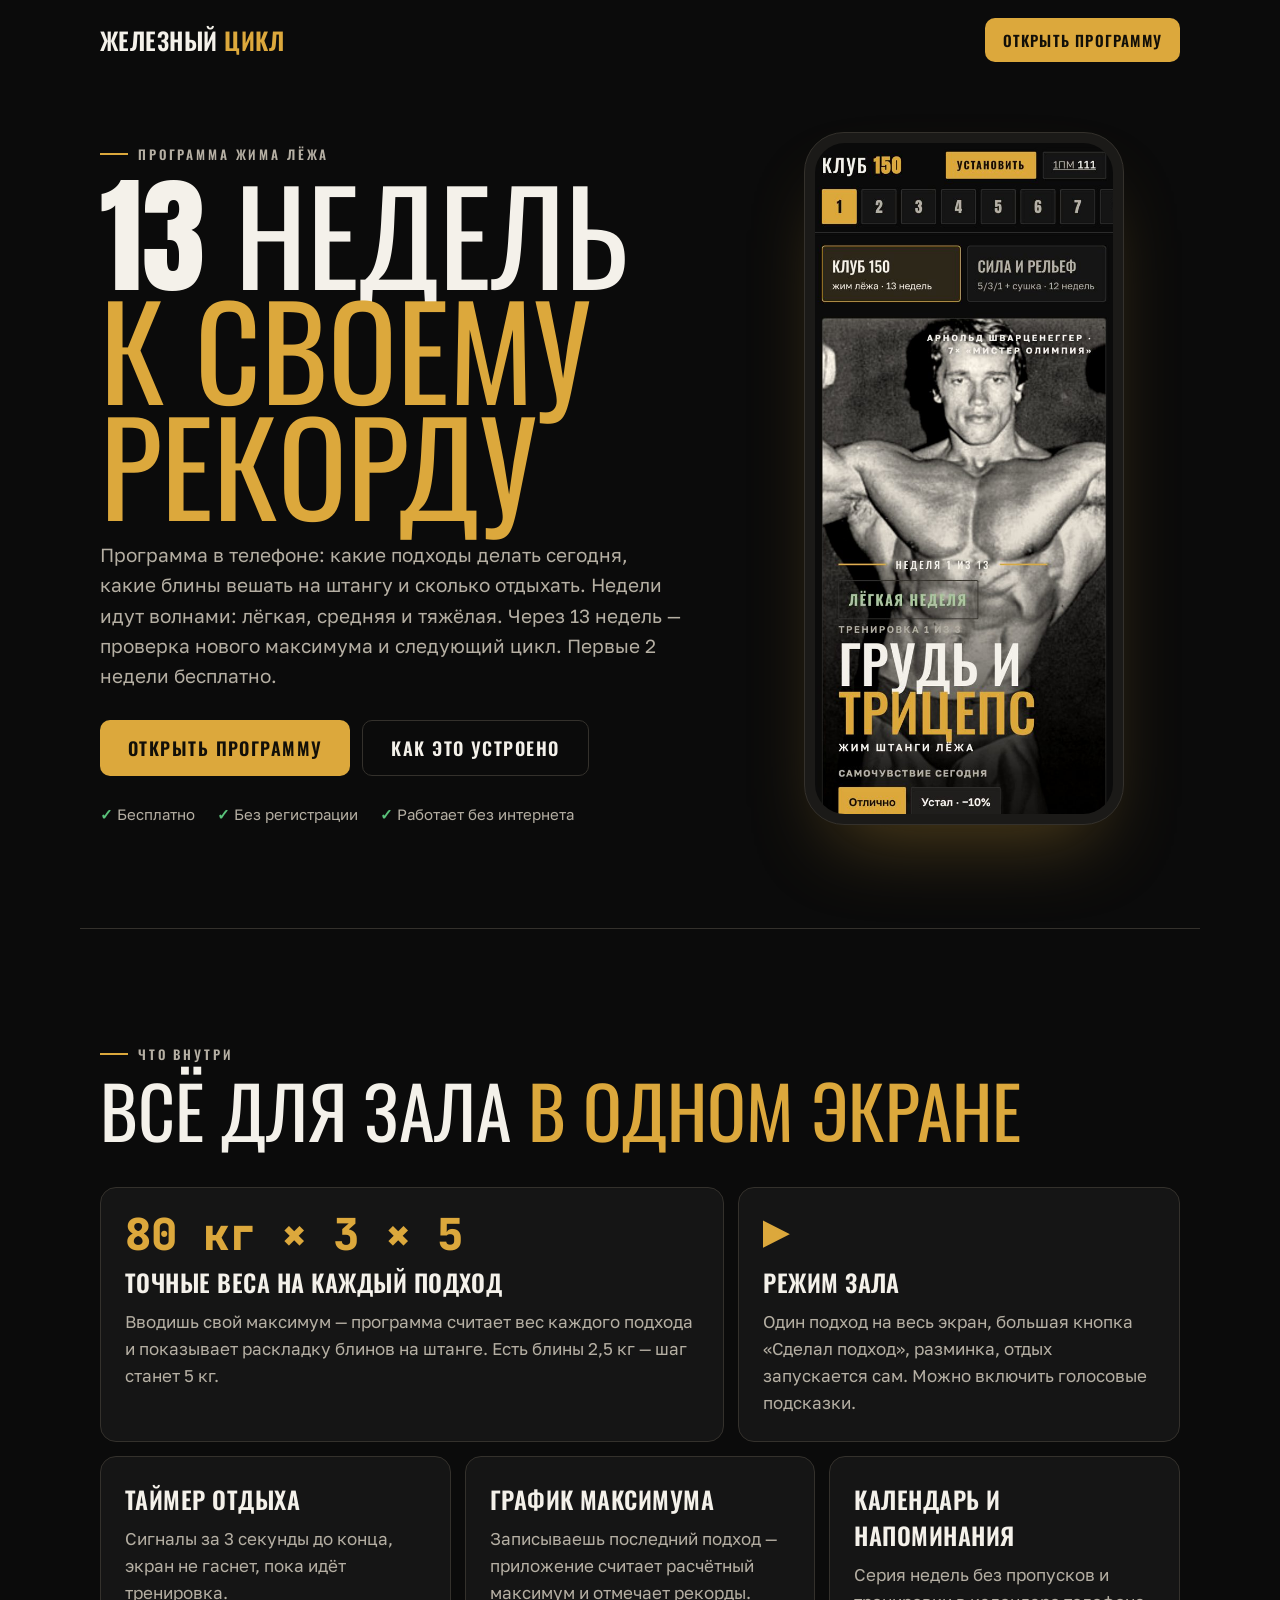
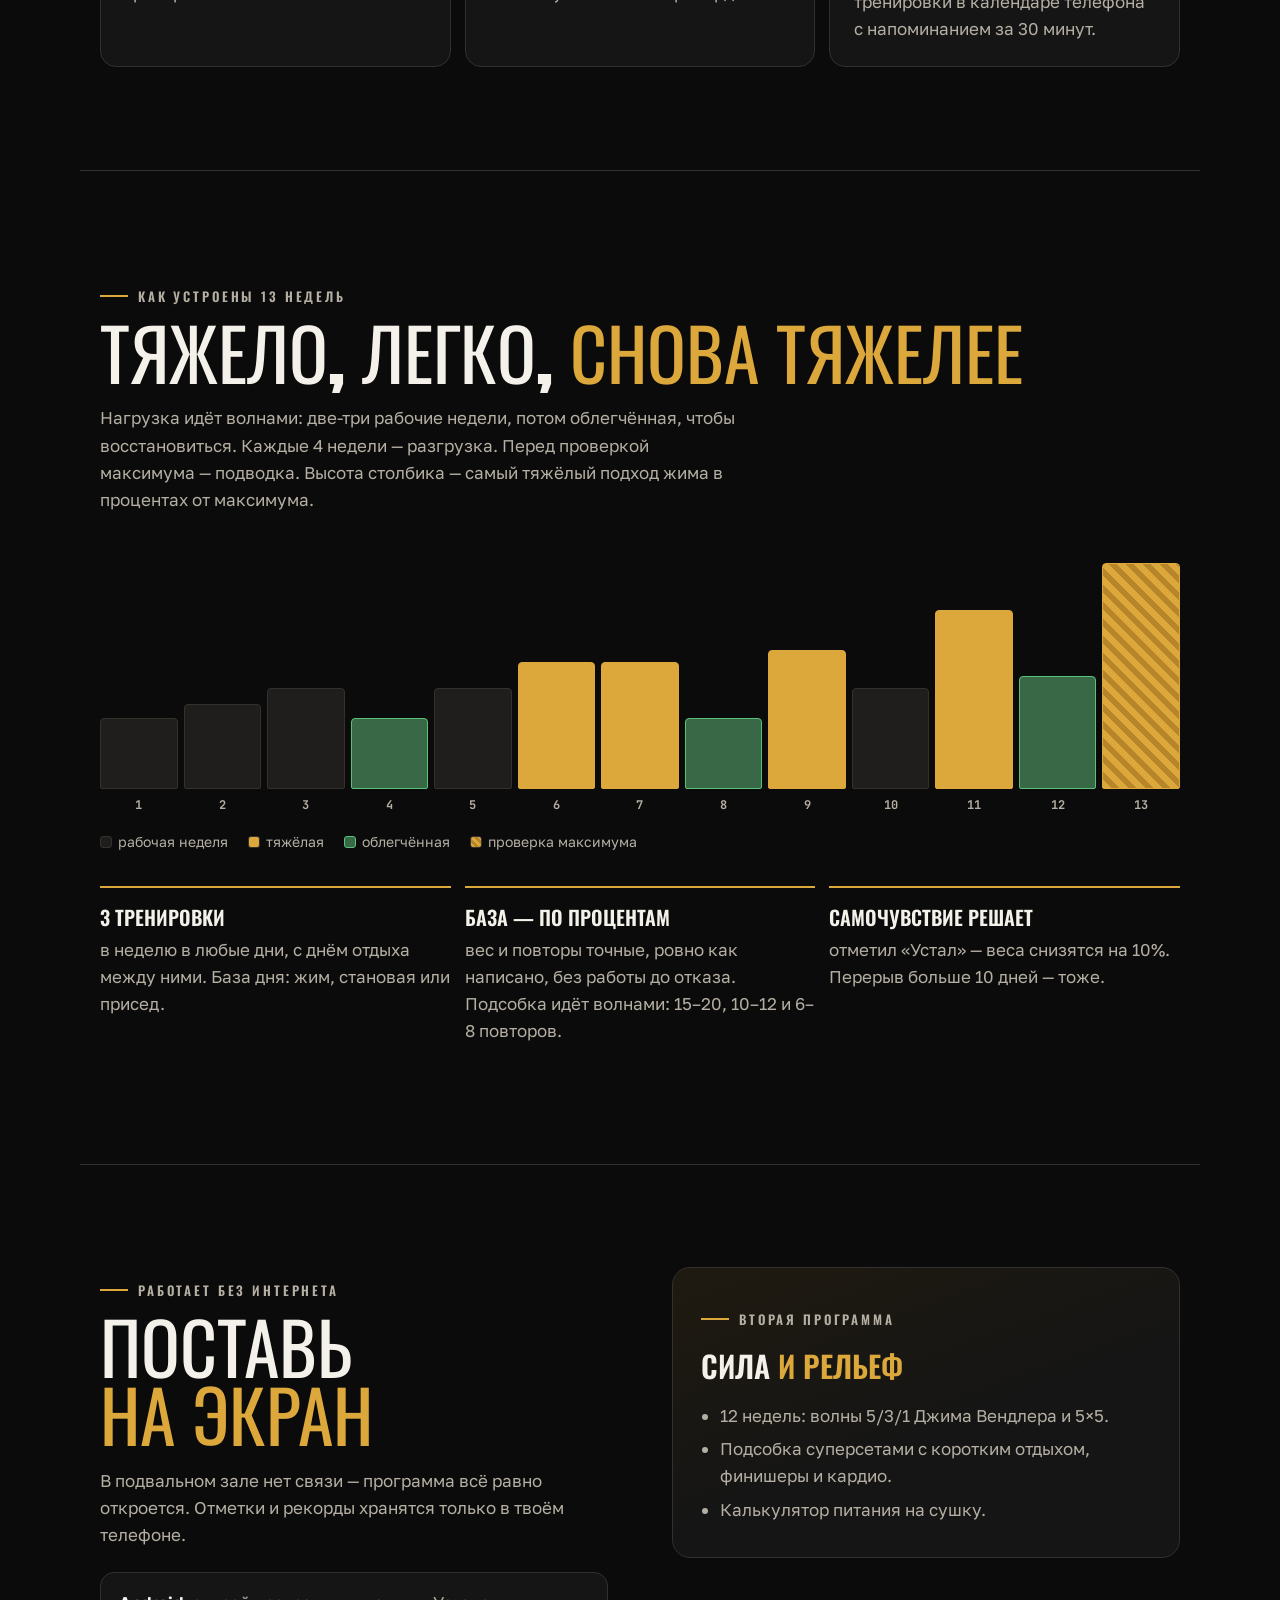
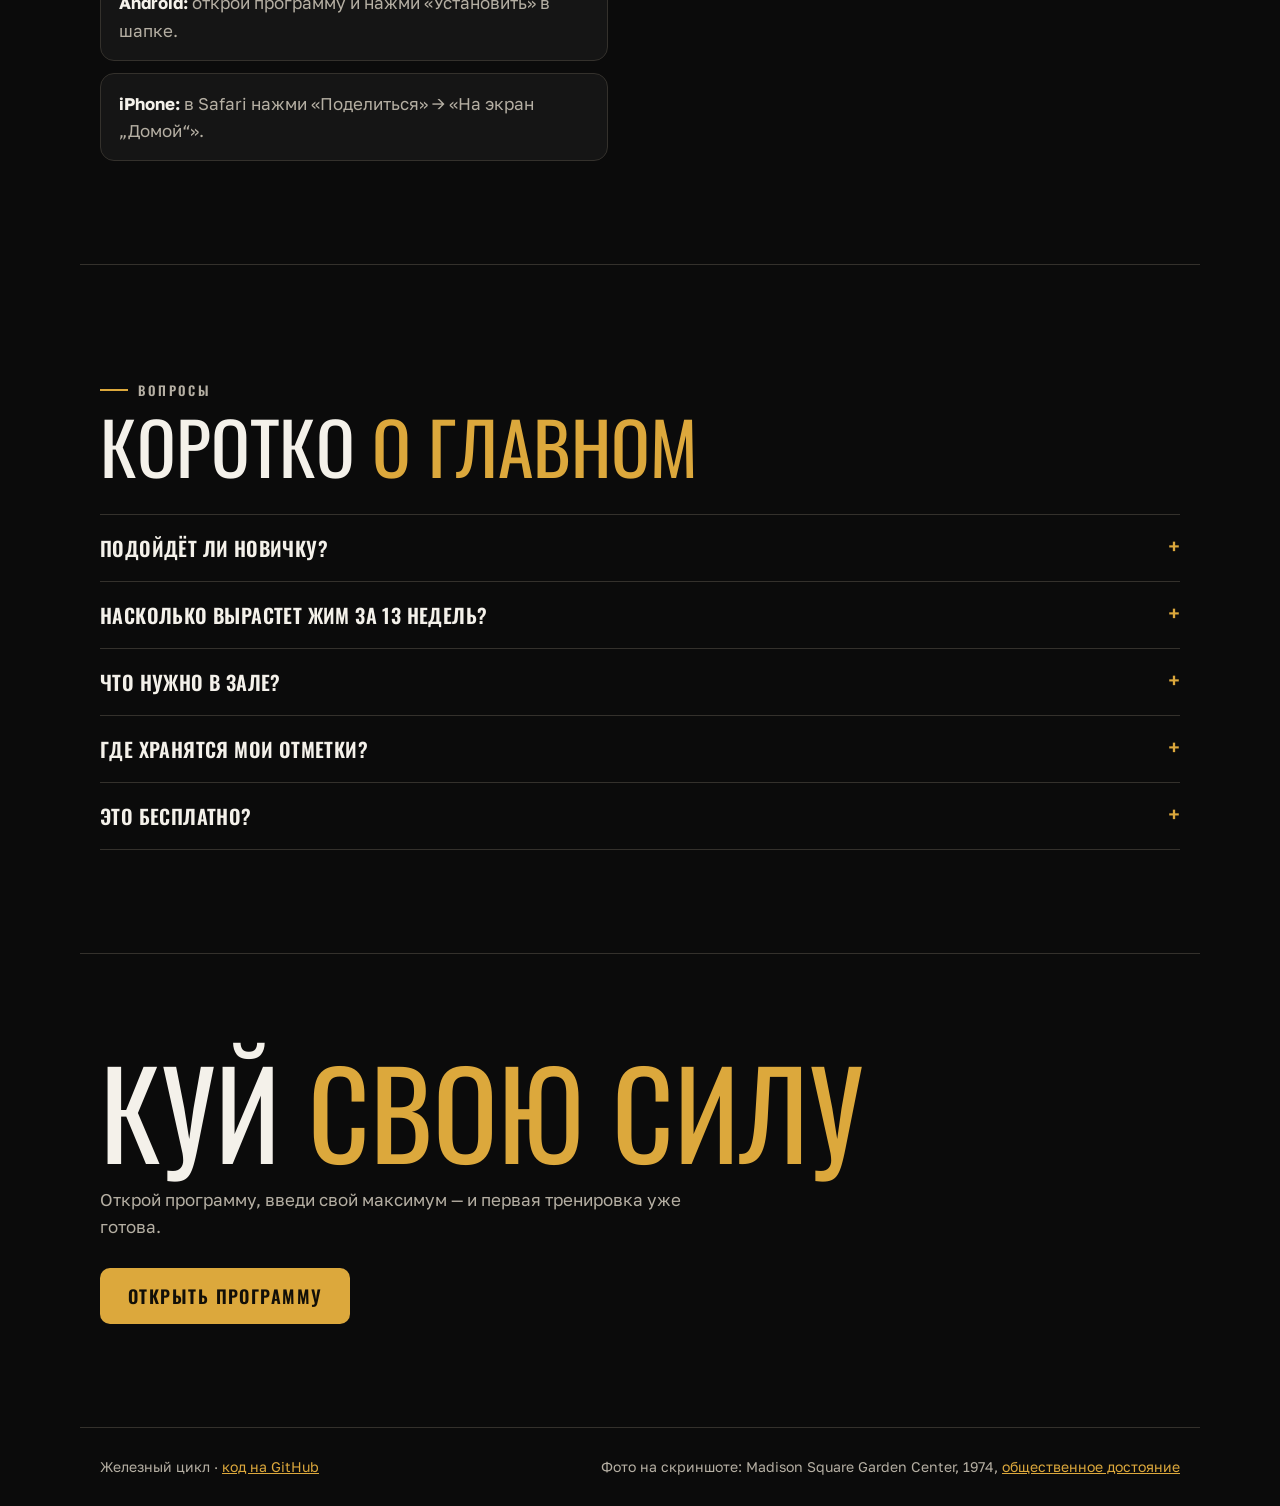
<file: about.html>
<!doctype html>
<html lang="ru">
<head>
<meta charset="utf-8">
<meta name="viewport" content="width=device-width, initial-scale=1, viewport-fit=cover">
<title>Железный цикл — программа силы на 13 недель</title>
<meta name="description" content="Программа силы на 13 недель в телефоне: точные веса на каждый подход, блины на штанге, режим зала, таймер отдыха и график максимума. Первые 2 недели бесплатно, работает без интернета.">
<meta name="theme-color" content="#0b0b0b">
<meta property="og:type" content="website">
<meta property="og:title" content="Железный цикл — программа силы на 13 недель">
<meta property="og:description" content="Точные веса на каждый подход, режим зала, таймер отдыха и график максимума. Первые 2 недели бесплатно, без регистрации, работает офлайн.">
<meta property="og:url" content="https://glanass1204-web.github.io/iron-cycle/about.html">
<meta property="og:image" content="https://glanass1204-web.github.io/iron-cycle/docs/screenshot.jpg">
<meta name="twitter:card" content="summary_large_image">
<link rel="icon" type="image/png" sizes="192x192" href="icon-192.png">
<link rel="apple-touch-icon" href="icon-180.png">
<link rel="preconnect" href="https://fonts.googleapis.com">
<link rel="preconnect" href="https://fonts.gstatic.com" crossorigin>
<link rel="stylesheet" href="https://fonts.googleapis.com/css2?family=Anton&family=Oswald:wght@500;600;700&family=Golos+Text:wght@400;500;600&family=JetBrains+Mono:wght@700;800&display=swap">
<style>
/* Tokens from DESIGN.md: dark gym poster, gold accent, Anton/Oswald headings, Golos body. */
:root {
  --bg: #0b0b0b; --surface: #151515; --raised: #1f1e1c; --line: #34312c;
  --fg: #f4f1ea; --muted: #b5afa3; --accent: #dca83c; --on-accent: #120f08; --good: #59c27a;
  --poster: "Anton", "Oswald", Impact, sans-serif; --display: "Oswald", "Arial Narrow", Impact, sans-serif;
  --body: "Golos Text", "Segoe UI", Roboto, Arial, sans-serif; --mono: "JetBrains Mono", ui-monospace, Menlo, monospace;
  --r: 10px; --ease-out: cubic-bezier(.16, 1, .3, 1);
  color-scheme: dark;
}
* { box-sizing: border-box; }
html { scroll-behavior: smooth; }
body { margin: 0; background: var(--bg); color: var(--fg); font: 17px/1.6 var(--body); -webkit-font-smoothing: antialiased; }
a { color: var(--accent); }
:focus-visible { outline: 2px solid var(--accent); outline-offset: 3px; border-radius: 4px; }
.skip { position: absolute; left: -999px; } .skip:focus { left: 16px; top: 12px; z-index: 5; background: var(--bg); padding: 8px 12px; }
.wrap { max-width: 1120px; margin: 0 auto; padding-left: max(20px, env(safe-area-inset-left, 0px)); padding-right: max(20px, env(safe-area-inset-right, 0px)); }
section { padding-block: clamp(56px, 8vw, 112px); border-top: 1px solid var(--line); }
h1, h2, h3 { margin: 0; text-wrap: balance; }
h2 { font-family: var(--poster); font-weight: 400; font-size: clamp(40px, 7vw, 72px); line-height: .95; text-transform: uppercase; }
h2 span, h1 span { color: var(--accent); }
.eyebrow { font: 600 13px var(--display); letter-spacing: .22em; text-transform: uppercase; color: var(--muted); margin-bottom: 14px; display: flex; align-items: center; gap: 10px; }
.eyebrow::before { content: ""; width: 28px; height: 2px; background: var(--accent); }
.lead { color: var(--muted); max-width: 58ch; margin: 16px 0 0; }
.btn { display: inline-flex; align-items: center; justify-content: center; min-height: 56px; padding: 0 28px; border-radius: var(--r); background: var(--accent); color: var(--on-accent); font: 600 18px var(--display); letter-spacing: .08em; text-transform: uppercase; text-decoration: none; transition: transform 100ms var(--ease-out), background-color 150ms var(--ease-out); }
.btn:hover { background: #e8b84f; } .btn:active { transform: scale(.98); }
.btn.ghost { background: transparent; color: var(--fg); border: 1px solid var(--line); }
.btn.ghost:hover { border-color: var(--accent); }

/* nav */
.top { display: flex; justify-content: space-between; align-items: center; gap: 16px; padding-block: calc(env(safe-area-inset-top, 0px) + 18px) 18px; }
.logo { font: 600 24px var(--display); text-transform: uppercase; color: var(--fg); text-decoration: none; letter-spacing: .02em; }
.logo span { color: var(--accent); }
.top .btn { min-height: 44px; padding: 0 18px; font-size: 15px; }

/* hero */
.hero { border-top: 0; padding-top: clamp(24px, 4vw, 56px); display: grid; grid-template-columns: 1.15fr .85fr; gap: clamp(32px, 5vw, 72px); align-items: center; }
.hero h1 { font-family: var(--poster); font-weight: 400; font-size: clamp(56px, 10vw, 128px); line-height: .9; text-transform: uppercase; }
.hero .lead { font-size: 19px; }
.cta { display: flex; flex-wrap: wrap; gap: 12px; margin-top: 28px; }
.facts { display: flex; flex-wrap: wrap; gap: 8px 22px; margin: 26px 0 0; padding: 0; list-style: none; color: var(--muted); font-size: 15px; }
.facts li::before { content: "✓ "; color: var(--good); font-weight: 700; }
.phone { justify-self: center; width: min(320px, 78vw); aspect-ratio: 585 / 1266; border-radius: 40px; padding: 10px; background: #1b1a18; border: 1px solid var(--line); box-shadow: 0 40px 80px -30px rgba(220, 168, 60, .35); animation: rise 300ms var(--ease-out) both; }
.phone img { width: 100%; height: 100%; object-fit: cover; border-radius: 30px; display: block; }
@keyframes rise { from { opacity: 0; transform: translateY(12px); } to { opacity: 1; transform: none; } }

/* features */
.feat { display: grid; grid-template-columns: repeat(12, 1fr); gap: 14px; margin-top: 40px; }
.feat article { background: var(--surface); border: 1px solid var(--line); border-radius: 16px; padding: 24px; display: grid; gap: 8px; align-content: start; }
.feat article:nth-child(1) { grid-column: span 7; } .feat article:nth-child(2) { grid-column: span 5; }
.feat article:nth-child(3), .feat article:nth-child(4), .feat article:nth-child(5) { grid-column: span 4; }
.feat h3 { font: 600 24px var(--display); text-transform: uppercase; letter-spacing: .02em; }
.feat p { margin: 0; color: var(--muted); }
.feat .num { font: 800 44px/1 var(--mono); color: var(--accent); }

/* weeks chart */
.weeks { margin-top: 40px; display: grid; grid-template-columns: repeat(13, 1fr); gap: 6px; align-items: end; height: 260px; }
.wk { display: grid; grid-template-rows: 1fr auto; gap: 8px; height: 100%; text-align: center; }
.wk i { align-self: end; display: block; height: var(--h); border-radius: 4px 4px 2px 2px; background: var(--raised); border: 1px solid var(--line); }
.wk.heavy i { background: var(--accent); border-color: var(--accent); }
.wk.deload i { background: color-mix(in srgb, var(--good) 45%, var(--raised)); border-color: var(--good); }
.wk.test i { background: repeating-linear-gradient(45deg, var(--accent) 0 6px, #b8862a 6px 12px); border-color: var(--accent); }
.wk span { font: 700 12px var(--mono); color: var(--muted); }
.legend { display: flex; flex-wrap: wrap; gap: 8px 20px; margin-top: 18px; font-size: 14px; color: var(--muted); }
.legend b { display: inline-block; width: 12px; height: 12px; border-radius: 3px; margin-right: 6px; vertical-align: -1px; background: var(--raised); border: 1px solid var(--line); }
.legend .h { background: var(--accent); } .legend .d { background: color-mix(in srgb, var(--good) 45%, var(--raised)); border-color: var(--good); }
.legend .t { background: repeating-linear-gradient(45deg, var(--accent) 0 3px, #b8862a 3px 6px); }
.steps { display: grid; grid-template-columns: repeat(3, 1fr); gap: 14px; margin-top: 32px; padding: 0; list-style: none; counter-reset: s; }
.steps li { border-top: 2px solid var(--accent); padding-top: 14px; color: var(--muted); }
.steps li b { display: block; color: var(--fg); font: 600 20px var(--display); text-transform: uppercase; margin-bottom: 4px; }

/* split */
.split { display: grid; grid-template-columns: 1fr 1fr; gap: clamp(28px, 5vw, 64px); align-items: start; }
.install { display: grid; gap: 12px; margin: 24px 0 0; padding: 0; list-style: none; }
.install li { background: var(--surface); border: 1px solid var(--line); border-radius: 14px; padding: 16px 18px; color: var(--muted); }
.install b { color: var(--fg); }
.sr { background: linear-gradient(160deg, #1f1a10, var(--surface) 55%); border: 1px solid var(--line); border-radius: 18px; padding: 28px; }
.sr h3 { font: 600 30px var(--display); text-transform: uppercase; } .sr h3 span { color: var(--accent); }
.sr ul { margin: 14px 0 0; padding-left: 1.1em; color: var(--muted); } .sr li { margin: 6px 0; }

/* faq */
.faq { margin-top: 32px; display: grid; }
.faq details { border-top: 1px solid var(--line); padding-block: 18px; }
.faq details:last-child { border-bottom: 1px solid var(--line); }
.faq summary { cursor: pointer; font: 600 20px var(--display); text-transform: uppercase; letter-spacing: .02em; list-style: none; display: flex; justify-content: space-between; gap: 16px; min-height: 28px; }
.faq summary::after { content: "+"; color: var(--accent); font-family: var(--mono); }
.faq details[open] summary::after { content: "−"; }
.faq p { color: var(--muted); margin: 10px 0 0; max-width: 70ch; }

.final { text-align: left; }
.final h2 { font-size: clamp(56px, 11vw, 120px); }
footer { border-top: 1px solid var(--line); padding-block: 28px calc(28px + env(safe-area-inset-bottom, 0px)); color: var(--muted); font-size: 14px; display: flex; flex-wrap: wrap; justify-content: space-between; gap: 12px; }

@media (max-width: 860px) {
  .hero, .split { grid-template-columns: 1fr; }
  .phone { order: -1; width: min(260px, 70vw); }
  .feat article { grid-column: span 12 !important; }
  .steps { grid-template-columns: 1fr; }
  .weeks { gap: 3px; height: 200px; }
  .wk span { font-size: 10px; }
}
@media (prefers-reduced-motion: reduce) { *, *::before { animation: none !important; transition: none !important; } html { scroll-behavior: auto; } }
</style>
</head>
<body>
<a class="skip" href="#main">Перейти к содержанию</a>
<header class="wrap top">
  <a class="logo" href="./about.html">Железный <span>цикл</span></a>
  <a class="btn" href="./">Открыть программу</a>
</header>

<main id="main">
  <section class="wrap hero" aria-labelledby="h1">
    <div>
      <p class="eyebrow">Программа жима лёжа</p>
      <h1 id="h1">13 недель <span>к своему рекорду</span></h1>
      <p class="lead">Программа в телефоне: какие подходы делать сегодня, какие блины вешать на штангу и сколько отдыхать. Недели идут волнами: лёгкая, средняя и тяжёлая. Через 13 недель — проверка нового максимума и следующий цикл. Первые 2 недели бесплатно.</p>
      <div class="cta"><a class="btn" href="./">Открыть программу</a><a class="btn ghost" href="#how">Как это устроено</a></div>
      <ul class="facts"><li>Бесплатно</li><li>Без регистрации</li><li>Работает без интернета</li></ul>
    </div>
    <div class="phone"><img src="docs/screenshot.jpg" alt="Главный экран приложения: неделя 1, тренировка «Грудь и трицепс», жим штанги лёжа" width="585" height="1266" fetchpriority="high"></div>
  </section>

  <section class="wrap" aria-labelledby="h-feat">
    <p class="eyebrow">Что внутри</p>
    <h2 id="h-feat">Всё для зала <span>в одном экране</span></h2>
    <div class="feat">
      <article><div class="num">80 кг × 3 × 5</div><h3>Точные веса на каждый подход</h3><p>Вводишь свой максимум — программа считает вес каждого подхода и показывает раскладку блинов на штанге. Есть блины 2,5 кг — шаг станет 5 кг.</p></article>
      <article><div class="num">▶</div><h3>Режим зала</h3><p>Один подход на весь экран, большая кнопка «Сделал подход», разминка, отдых запускается сам. Можно включить голосовые подсказки.</p></article>
      <article><h3>Таймер отдыха</h3><p>Сигналы за 3 секунды до конца, экран не гаснет, пока идёт тренировка.</p></article>
      <article><h3>График максимума</h3><p>Записываешь последний подход — приложение считает расчётный максимум и отмечает рекорды.</p></article>
      <article><h3>Календарь и напоминания</h3><p>Серия недель без пропусков и тренировки в календаре телефона с напоминанием за 30 минут.</p></article>
    </div>
  </section>

  <section class="wrap" id="how" aria-labelledby="h-how">
    <p class="eyebrow">Как устроены 13 недель</p>
    <h2 id="h-how">Тяжело, легко, <span>снова тяжелее</span></h2>
    <p class="lead">Нагрузка идёт волнами: две-три рабочие недели, потом облегчённая, чтобы восстановиться. Каждые 4 недели — разгрузка. Перед проверкой максимума — подводка. Высота столбика — самый тяжёлый подход жима в процентах от максимума.</p>
    <div class="weeks" role="img" aria-label="Пиковый процент от максимума по неделям: 75, 77, 80, 75, 80, 85, 85, 75, 87, 80, 95, 82,5, проверка максимума на 13-й неделе">
      <div class="wk"><i style="--h:30%"></i><span>1</span></div>
      <div class="wk"><i style="--h:36%"></i><span>2</span></div>
      <div class="wk"><i style="--h:43%"></i><span>3</span></div>
      <div class="wk deload"><i style="--h:30%"></i><span>4</span></div>
      <div class="wk"><i style="--h:43%"></i><span>5</span></div>
      <div class="wk heavy"><i style="--h:54%"></i><span>6</span></div>
      <div class="wk heavy"><i style="--h:54%"></i><span>7</span></div>
      <div class="wk deload"><i style="--h:30%"></i><span>8</span></div>
      <div class="wk heavy"><i style="--h:59%"></i><span>9</span></div>
      <div class="wk"><i style="--h:43%"></i><span>10</span></div>
      <div class="wk heavy"><i style="--h:76%"></i><span>11</span></div>
      <div class="wk deload"><i style="--h:48%"></i><span>12</span></div>
      <div class="wk test"><i style="--h:96%"></i><span>13</span></div>
    </div>
    <div class="legend"><span><b></b>рабочая неделя</span><span><b class="h"></b>тяжёлая</span><span><b class="d"></b>облегчённая</span><span><b class="t"></b>проверка максимума</span></div>
    <ol class="steps">
      <li><b>3 тренировки</b>в неделю в любые дни, с днём отдыха между ними. База дня: жим, становая или присед.</li>
      <li><b>База — по процентам</b>вес и повторы точные, ровно как написано, без работы до отказа. Подсобка идёт волнами: 15–20, 10–12 и 6–8 повторов.</li>
      <li><b>Самочувствие решает</b>отметил «Устал» — веса снизятся на 10%. Перерыв больше 10 дней — тоже.</li>
    </ol>
  </section>

  <section class="wrap split" aria-labelledby="h-off">
    <div>
      <p class="eyebrow">Работает без интернета</p>
      <h2 id="h-off">Поставь <span>на экран</span></h2>
      <p class="lead">В подвальном зале нет связи — программа всё равно откроется. Отметки и рекорды хранятся только в твоём телефоне.</p>
      <ul class="install">
        <li><b>Android:</b> открой программу и нажми «Установить» в шапке.</li>
        <li><b>iPhone:</b> в Safari нажми «Поделиться» → «На экран „Домой“».</li>
      </ul>
    </div>
    <div class="sr">
      <p class="eyebrow">Вторая программа</p>
      <h3>Сила <span>и рельеф</span></h3>
      <ul>
        <li>12 недель: волны 5/3/1 Джима Вендлера и 5×5.</li>
        <li>Подсобка суперсетами с коротким отдыхом, финишеры и кардио.</li>
        <li>Калькулятор питания на сушку.</li>
      </ul>
    </div>
  </section>

  <section class="wrap" aria-labelledby="h-faq">
    <p class="eyebrow">Вопросы</p>
    <h2 id="h-faq">Коротко <span>о главном</span></h2>
    <div class="faq">
      <details><summary>Подойдёт ли новичку?</summary><p>Да, если ты уже знаешь технику жима, приседа и становой и тренируешься хотя бы несколько месяцев. Если только начинаешь, сначала поставь технику с тренером.</p></details>
      <details><summary>Насколько вырастет жим за 13 недель?</summary><p>Цель ставишь сам, это ориентир, а не обещание. За один круг сила растёт на несколько процентов. На 13-й неделе находишь новый максимум и проходишь программу заново — старый максимум становится рабочим весом.</p></details>
      <details><summary>Что нужно в зале?</summary><p>Гриф, блины, скамья (ровная и наклонная), EZ-гриф и гантели. Нет стоек для приседа — у упражнения есть замена с гантелью.</p></details>
      <details><summary>Где хранятся мои отметки?</summary><p>Только в браузере твоего телефона. Никакой регистрации и серверов. Раз в неделю сохраняй резервную копию во вкладке «Ещё».</p></details>
      <details><summary>Это бесплатно?</summary><p>Первые 2 недели бесплатно, без регистрации. Остальные 11 недель, вторая программа и проверка максимума открываются кодом от тренера: отправляешь ему номер своего телефона из приложения и получаешь код, который работает только у тебя.</p></details>
    </div>
  </section>

  <section class="wrap final" aria-labelledby="h-go">
    <h2 id="h-go">Куй <span>свою силу</span></h2>
    <p class="lead">Открой программу, введи свой максимум — и первая тренировка уже готова.</p>
    <div class="cta"><a class="btn" href="./">Открыть программу</a></div>
  </section>
</main>

<footer class="wrap">
  <span>Железный цикл · <a href="https://github.com/glanass1204-web/iron-cycle">код на GitHub</a></span>
  <span>Фото на скриншоте: Madison Square Garden Center, 1974, <a href="https://commons.wikimedia.org/wiki/File:Arnold_Schwarzenegger_1974.jpg">общественное достояние</a></span>
</footer>
</body>
</html>
</file>
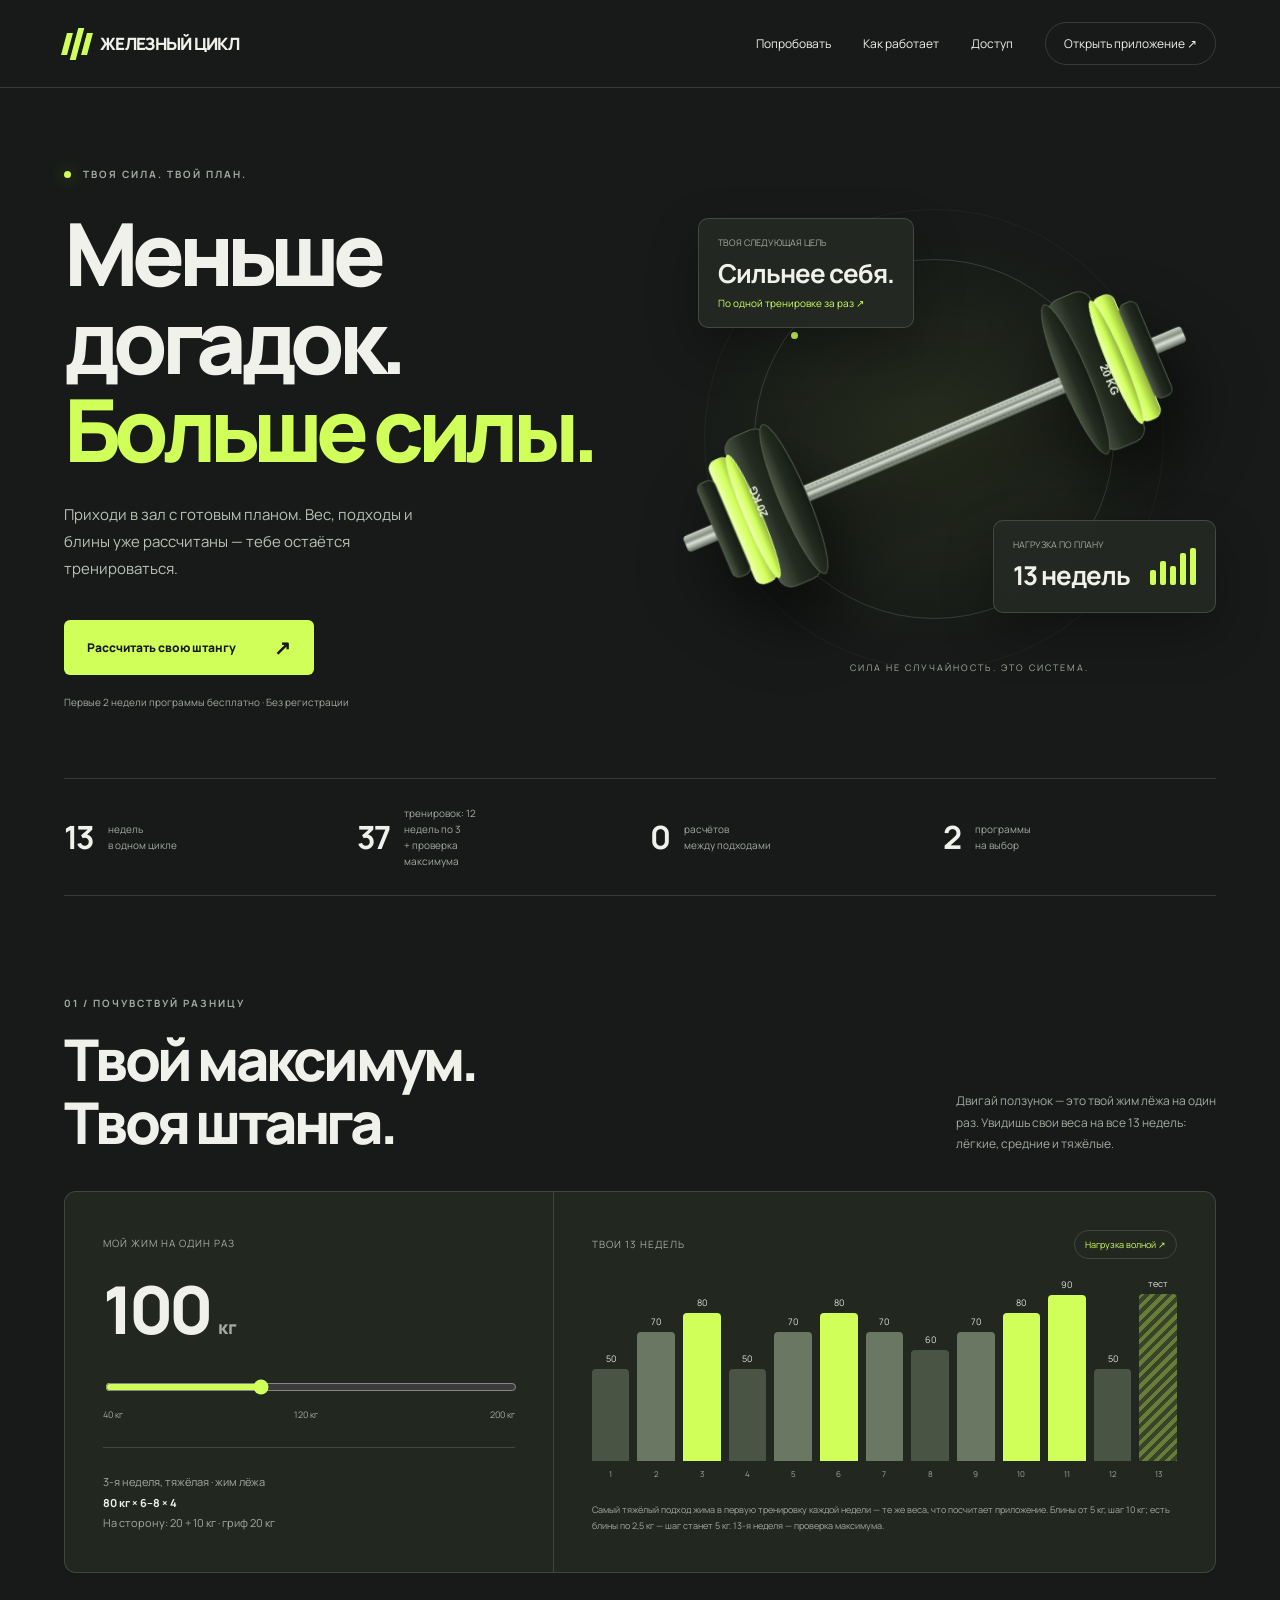
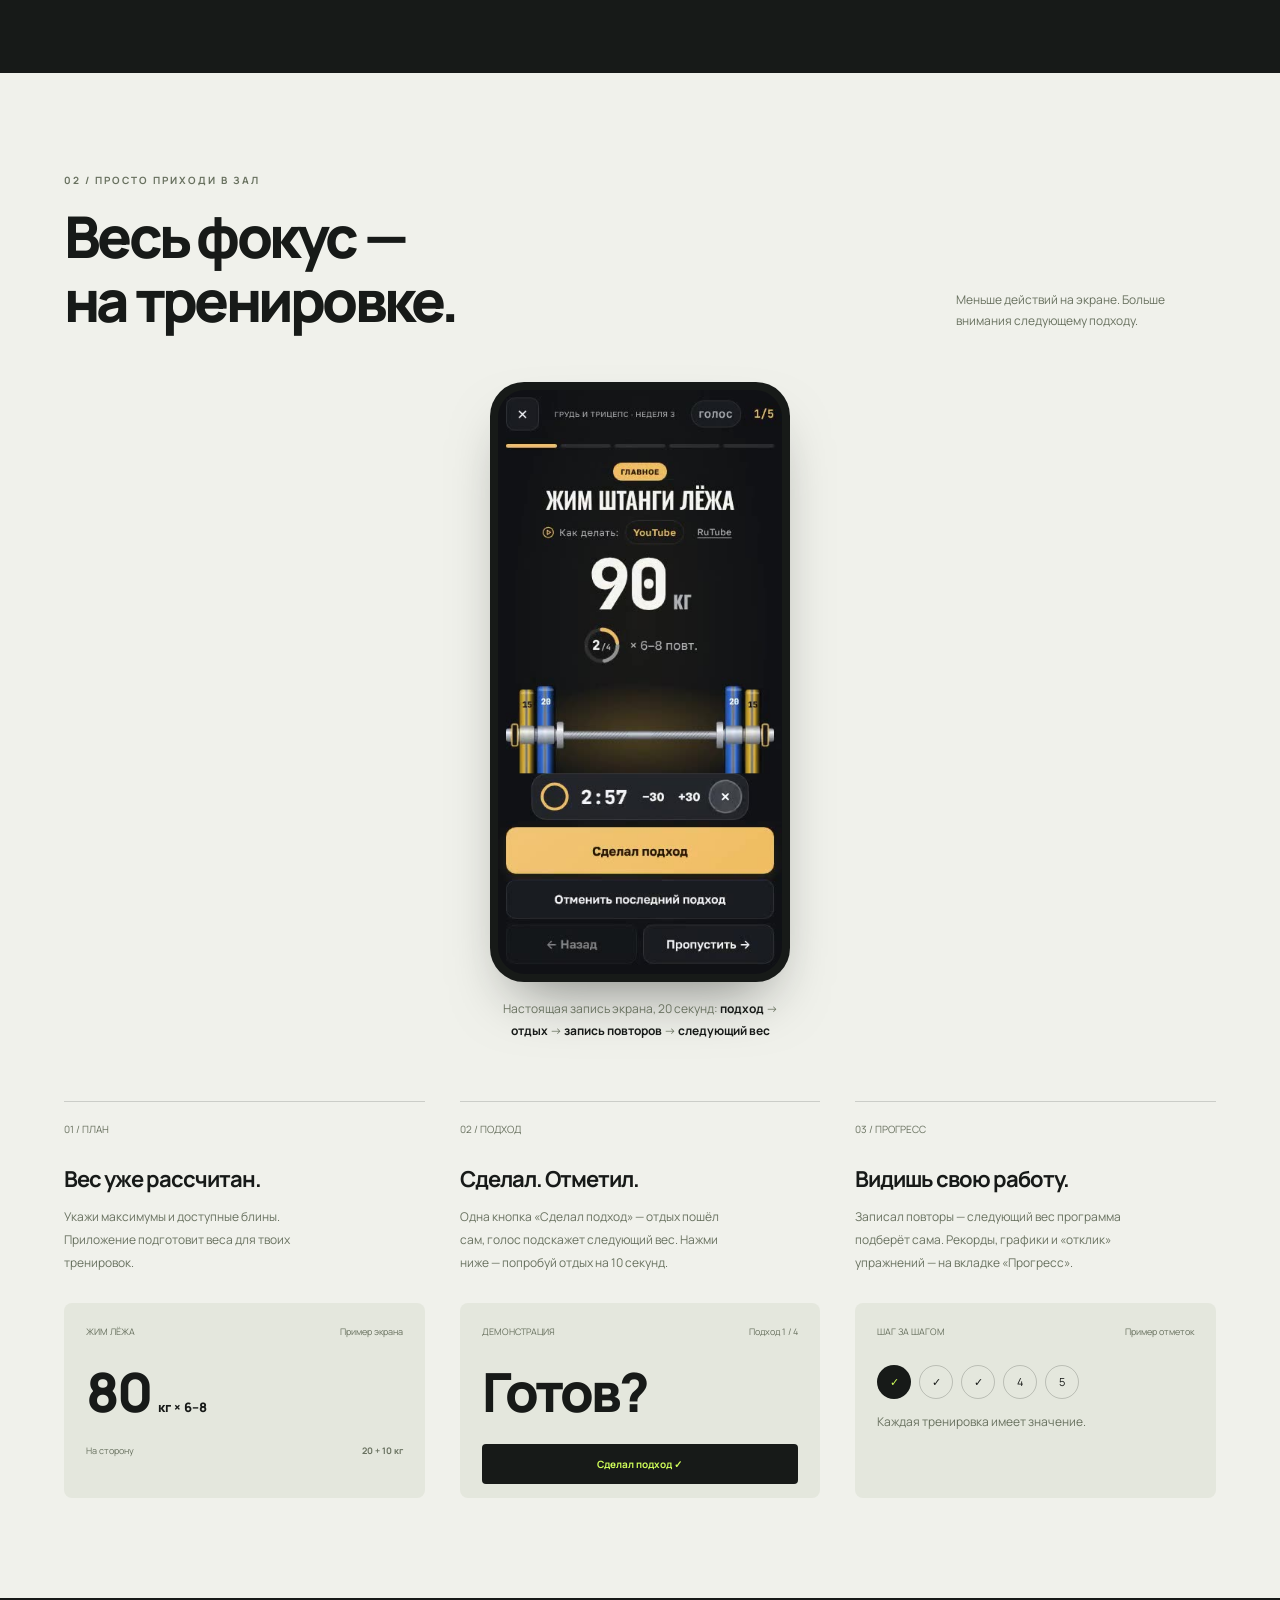
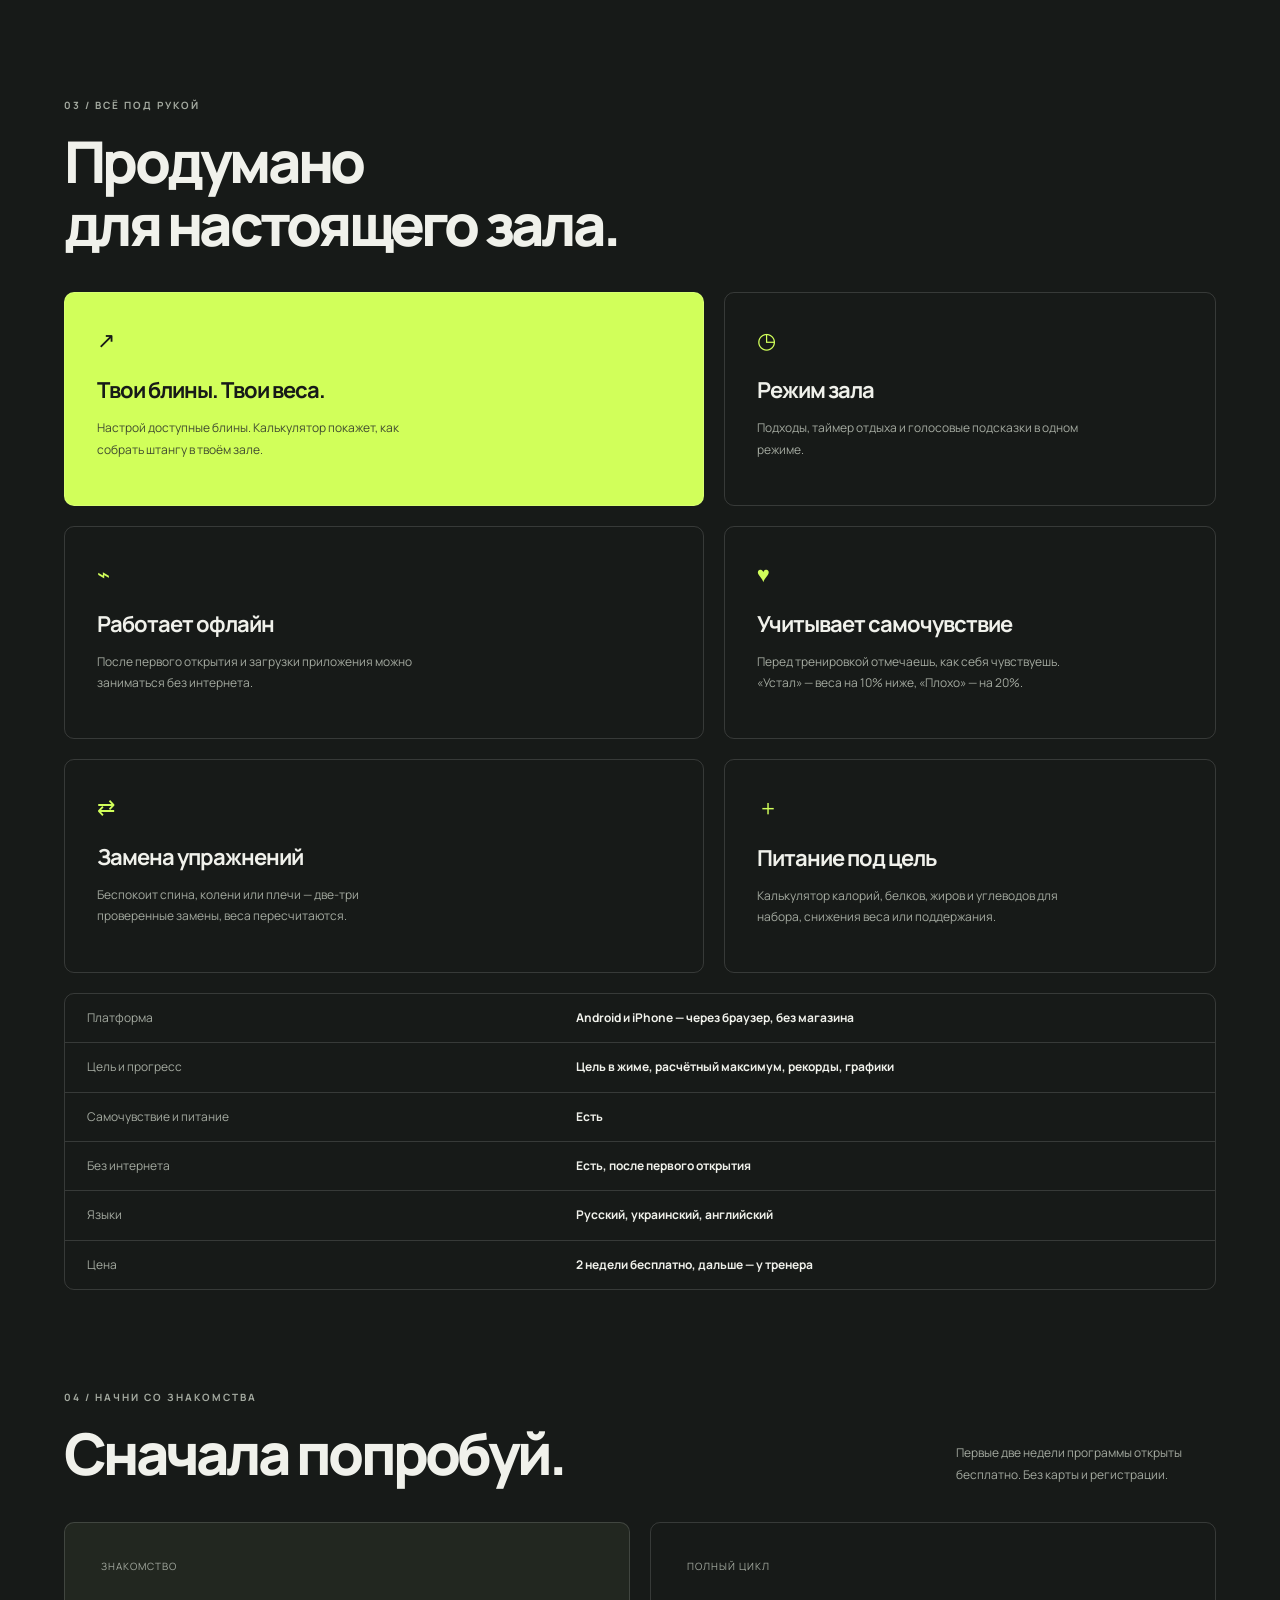
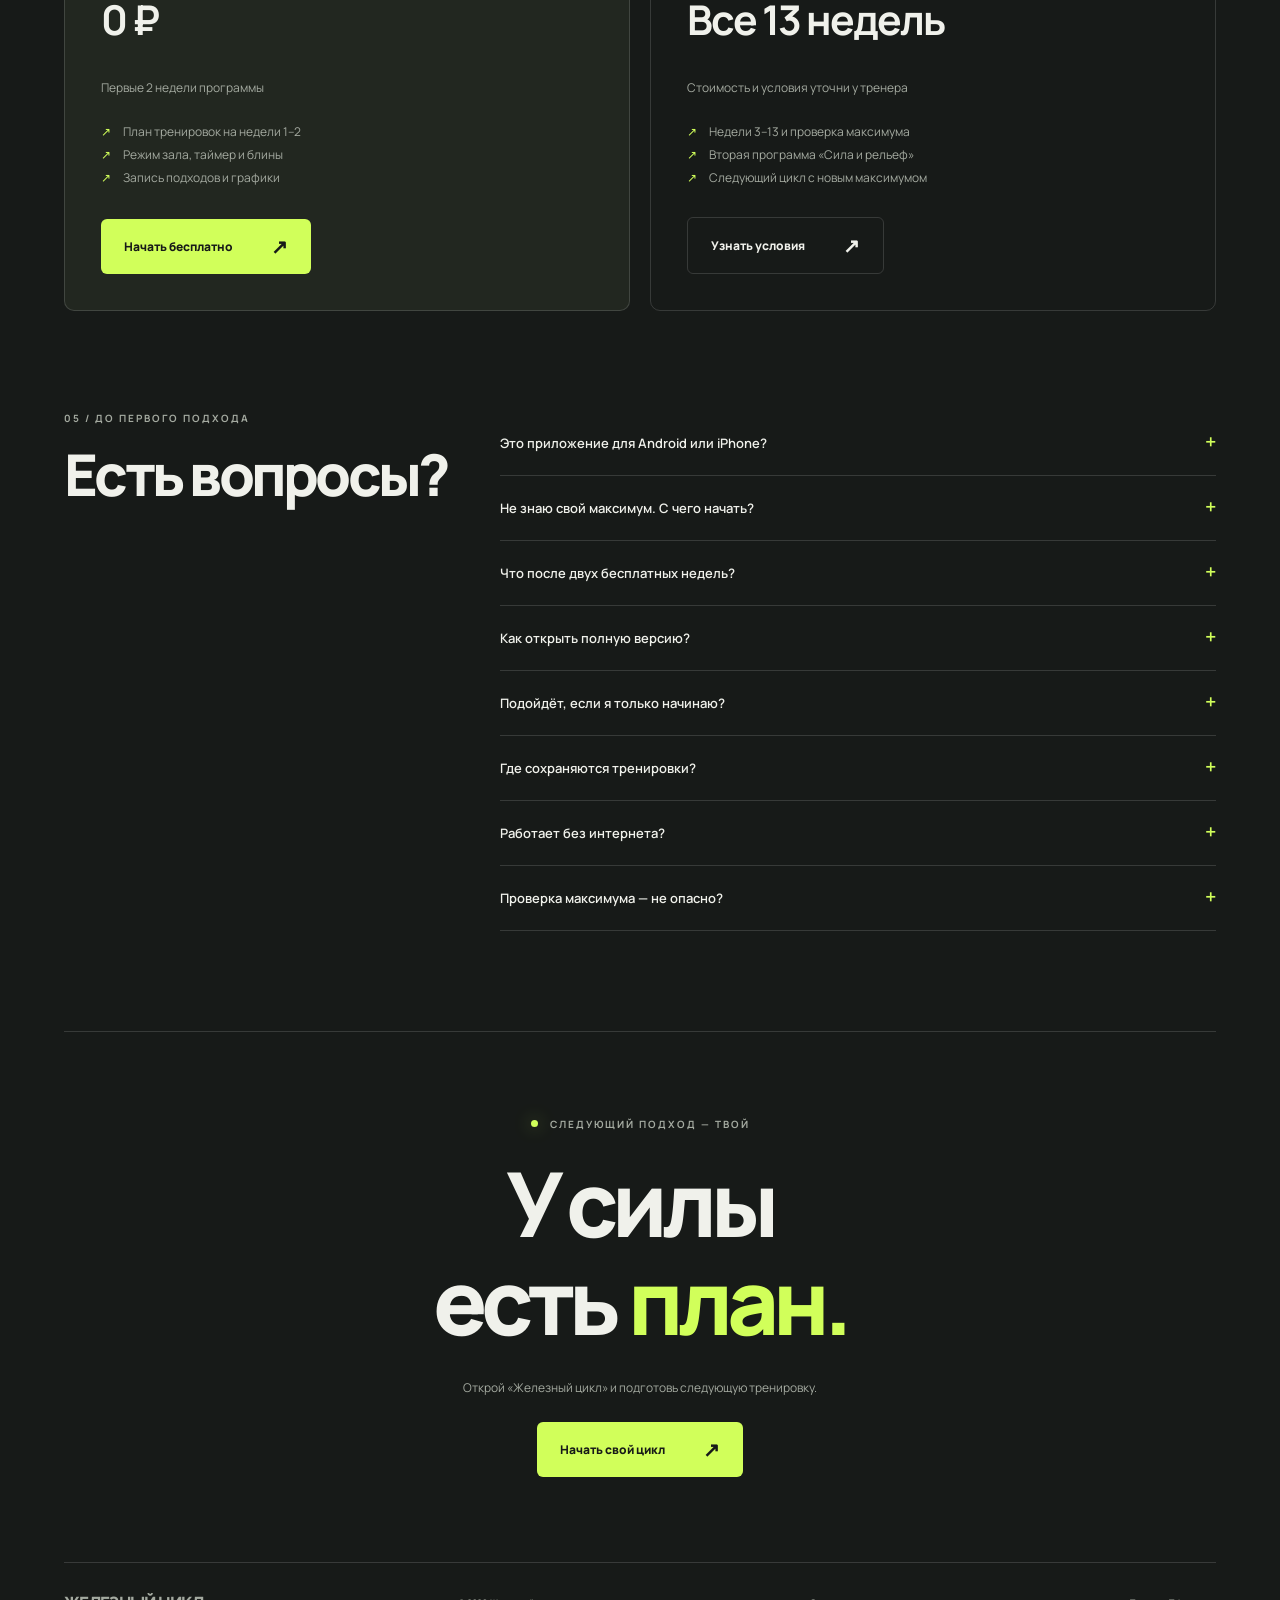
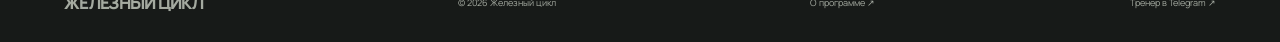
<file: kino.html>
<!doctype html>
<html lang="ru"><head><meta charset="utf-8"><meta name="viewport" content="width=device-width,initial-scale=1,viewport-fit=cover"><meta name="theme-color" content="#171a18"><meta name="description" content="Железный цикл — план силовых тренировок на 13 недель. Веса, подходы, отдых и прогресс в одном приложении."><title>Железный цикл — сила по плану</title>
<meta property="og:type" content="website"><meta property="og:locale" content="ru_RU">
<meta property="og:title" content="Железный цикл — меньше догадок, больше силы">
<meta property="og:description" content="Программа силы на 13 недель в телефоне: вес на каждый подход, блины, таймер отдыха. Первые 2 недели бесплатно.">
<meta property="og:url" content="https://glanass1204-web.github.io/iron-cycle/kino.html">
<meta property="og:image" content="https://glanass1204-web.github.io/iron-cycle/img/hero-bar.jpg">
<meta name="twitter:card" content="summary_large_image">
<link rel="icon" type="image/png" sizes="192x192" href="icon-192.png"><link rel="apple-touch-icon" href="icon-180.png">
<link rel="preconnect" href="https://fonts.googleapis.com"><link rel="preconnect" href="https://fonts.gstatic.com" crossorigin>
<link rel="stylesheet" href="https://fonts.googleapis.com/css2?family=Manrope:wght@400;500;600;700;800&display=swap">
<style>
:root{--bg:#171a18;--paper:#f0f1eb;--muted:#a4aaa0;--line:#ffffff24;--lime:#d1ff5a}*{box-sizing:border-box}html{scroll-behavior:smooth;scroll-padding-top:95px}body{margin:0;background:var(--bg);color:var(--paper);font-family:Manrope,Arial,sans-serif}a{color:inherit;text-decoration:none}button,input{font:inherit}button,a,input{ -webkit-tap-highlight-color:transparent}button:focus-visible,a:focus-visible,input:focus-visible,summary:focus-visible{outline:3px solid var(--lime);outline-offset:5px}header{height:88px;border-bottom:1px solid var(--line);display:flex;align-items:center;justify-content:space-between;max-width:1440px;margin:auto;padding:0 5vw}.brand{font-size:17px;font-weight:800;letter-spacing:-.7px;display:flex;align-items:center;gap:10px}.mark{display:inline-flex;gap:4px;align-items:center}.mark i{width:6px;height:22px;background:var(--lime);transform:skew(-15deg)}.mark i:nth-child(2){height:32px}nav{display:flex;align-items:center;gap:32px;font-size:12px}.navopen{border:1px solid var(--line);padding:12px 18px;border-radius:100px}.wrap{max-width:1440px;margin:auto;padding:0 5vw}.hero{min-height:690px;padding-top:72px;padding-bottom:60px;display:grid;grid-template-columns:1fr 1fr;gap:25px;align-items:center}.eyebrow{font-size:10px;text-transform:uppercase;letter-spacing:2px;display:flex;align-items:center;gap:12px;color:var(--muted);font-weight:700}.dot{height:7px;width:7px;background:var(--lime);border-radius:50%;box-shadow:0 0 18px #d1ff5a77}h1{font-size:clamp(55px,6.8vw,100px);font-weight:800;letter-spacing:-.075em;line-height:1.01;margin:28px 0}.accent{color:var(--lime)}.intro{font-size:15px;line-height:1.8;color:#bac0b6;max-width:390px}.btn{display:inline-flex;align-items:center;justify-content:space-between;gap:38px;background:var(--lime);color:#171a18;border-radius:6px;padding:19px 23px;font-weight:800;font-size:12px;border:0;cursor:pointer;transition:transform .2s,box-shadow .2s}.btn:hover{transform:translateY(-3px);box-shadow:0 10px 30px #d1ff5a20}.btn b{font-size:20px;line-height:15px}.hero .btn{margin:23px 0 18px}.note{font-size:10px;color:var(--muted);line-height:1.8}.hero-art{height:470px;position:relative;display:flex;align-items:center;justify-content:center;isolation:isolate}.hero-art:before{content:'';position:absolute;inset:0;border-radius:50%;background:radial-gradient(ellipse,#d1ff5a15,transparent 63%);z-index:-1}.orbit{width:360px;height:360px;border:1px solid var(--line);border-radius:50%;position:absolute;animation:orbit 30s linear infinite}.orbit:after{content:'';position:absolute;top:20%;left:10%;width:7px;height:7px;background:var(--lime);border-radius:50%}.orbit.two{width:460px;height:460px;opacity:.3;animation-direction:reverse}.hero-bar{width:112%;transform:rotate(-23deg);filter:drop-shadow(0 40px 30px #0008);animation:float 6s ease-in-out infinite}.badge{position:absolute;background:#252a24e6;border:1px solid #ffffff26;border-radius:10px;padding:15px 19px;backdrop-filter:blur(12px);font-size:10px;line-height:1.7;box-shadow:0 20px 50px #0004}.badge strong{font-size:26px;display:block;letter-spacing:-1px}.badge small{color:var(--muted);font-size:9px}.badge.one{left:8%;top:3%;animation:float 7s ease-in-out infinite}.badge.two{right:0;bottom:13%;display:flex;gap:20px;align-items:center}.mini{display:flex;gap:4px;height:37px;align-items:end}.mini i{background:var(--lime);width:6px;border-radius:2px;height:40%}.mini i:nth-child(2){height:65%}.mini i:nth-child(3){height:50%}.mini i:nth-child(4){height:85%}.mini i:nth-child(5){height:100%}.artlabel{position:absolute;bottom:0;left:35%;font-size:9px;letter-spacing:2px;color:var(--muted)}.strip{display:grid;grid-template-columns:repeat(4,1fr);border-top:1px solid var(--line);border-bottom:1px solid var(--line);padding:26px 0;gap:20px}.strip div{display:flex;align-items:center;gap:15px}.strip strong{font-size:32px;letter-spacing:-2px}.strip span{font-size:10px;color:var(--muted);max-width:100px;line-height:1.6}.section{padding:100px 0}.sectionhead{display:flex;justify-content:space-between;align-items:end;gap:30px;margin-bottom:36px}h2{font-size:clamp(35px,4.5vw,60px);line-height:1.1;letter-spacing:-.065em;font-weight:800;margin:18px 0 0}.sectionhead p{font-size:12px;line-height:1.8;color:var(--muted);max-width:260px;margin:0}.calc{display:grid;grid-template-columns:.85fr 1.15fr;background:#222720;border:1px solid var(--line);border-radius:12px;overflow:hidden}.controls{padding:38px;border-right:1px solid var(--line)}.label{font-size:10px;color:var(--muted);letter-spacing:1px}.big{font-size:66px;font-weight:800;letter-spacing:-4px;margin:12px 0 15px}.big small{font-size:18px;letter-spacing:0;color:var(--muted)}input[type=range]{width:100%;accent-color:var(--lime);height:32px;cursor:pointer}.rangeends{display:flex;justify-content:space-between;font-size:9px;color:var(--muted)}.plate-note{padding-top:24px;border-top:1px solid var(--line);margin-top:26px;font-size:11px;line-height:1.9;color:var(--muted)}.plate-note strong{color:var(--paper)}.chartbox{padding:38px;display:flex;flex-direction:column;justify-content:space-between}.charttop{display:flex;align-items:center;justify-content:space-between}.pill{font-size:9px;border:1px solid var(--line);border-radius:50px;padding:7px 10px;color:var(--lime)}.chart{height:185px;display:flex;align-items:end;gap:8px;margin:35px 0 22px}.column{height:100%;flex:1;display:flex;flex-direction:column;justify-content:end;text-align:center;gap:7px;min-width:0}.bar{background:#6a7762;border-radius:4px 4px 0 0;height:var(--h);min-height:10px;transition:height .6s cubic-bezier(.2,.8,.2,1);position:relative}.column.hv .bar{background:var(--lime)}.column.lt .bar{background:#4a5444}.column:last-child .bar{background:repeating-linear-gradient(135deg,#d1ff5a66 0 4px,#d1ff5a22 4px 8px)}.bar span{position:absolute;top:-17px;left:0;right:0;font-size:9px;color:#dce4d4}.column small{font-size:8px;color:var(--muted)}.chartfoot{font-size:9px;line-height:1.8;color:var(--muted)}.light{background:var(--paper);color:#171a18}.light .eyebrow{color:#68715f}.light .sectionhead p{color:#68715f}.steps{display:grid;grid-template-columns:repeat(3,1fr);gap:35px;margin-top:60px}.step{border-top:1px solid #171a182a;padding-top:20px}.stepnum{font-size:10px;color:#68715f}.step h3{font-size:22px;letter-spacing:-1px;margin:28px 0 12px}.step p{font-size:12px;color:#68715f;line-height:1.9;max-width:280px}.demo{height:195px;margin-top:28px;background:#e4e7dd;border-radius:8px;padding:22px;overflow:hidden}.mocktop{display:flex;justify-content:space-between;font-size:9px;color:#68715f}.mockweight{font-size:54px;font-weight:800;letter-spacing:-3px;margin:16px 0}.mockweight small{font-size:13px;letter-spacing:0}.demo button{width:100%;border:0;border-radius:4px;padding:13px;background:#171a18;color:var(--lime);cursor:pointer;font-size:10px;font-weight:700}.checkrow{display:flex;gap:8px;margin-top:27px}.checkrow span{height:34px;width:34px;display:grid;place-items:center;border:1px solid #171a1833;border-radius:50%;font-size:11px}.checkrow span:first-child{background:#171a18;color:var(--lime)}.featuregrid{display:grid;grid-template-columns:1.3fr 1fr;gap:20px}.feature{border:1px solid var(--line);border-radius:10px;padding:32px;min-height:190px}.feature h3{font-size:22px;letter-spacing:-1px;margin:20px 0 12px}.feature p{font-size:12px;line-height:1.8;color:var(--muted);max-width:340px}.feature .icon{color:var(--lime);font-size:22px}.feature.highlight{background:var(--lime);color:#171a18}.feature.highlight p{color:#414c30}.feature.highlight .icon{color:#171a18}.pricing{display:grid;grid-template-columns:1fr 1fr;gap:20px}.pricecard{border:1px solid var(--line);border-radius:10px;padding:36px;display:flex;flex-direction:column;align-items:start}.pricecard h3{font-size:41px;letter-spacing:-2px;margin:18px 0}.pricecard p,.pricecard li{font-size:12px;line-height:1.9;color:var(--muted)}.pricecard ul{list-style:none;padding:0;margin:10px 0 27px}.pricecard li:before{content:'↗';color:var(--lime);margin-right:12px}.pricecard .btn{margin-top:auto}.pricecard.free{background:#222720}.quietbtn{background:transparent;border:1px solid var(--line);color:var(--paper)}.faqgrid{display:grid;grid-template-columns:.7fr 1.3fr;gap:50px}details{border-bottom:1px solid var(--line)}summary{padding:23px 25px 23px 0;font-size:13px;font-weight:600;cursor:pointer;list-style:none;position:relative}summary:after{content:'+';position:absolute;right:0;color:var(--lime);font-size:20px;top:17px}details[open] summary:after{content:'−'}details p{font-size:12px;line-height:1.9;color:var(--muted);margin:0 25px 25px 0}.final{border-top:1px solid var(--line);text-align:center;padding:85px 20px}.final h2{font-size:clamp(48px,7vw,94px);margin:0 0 28px}.final p{font-size:12px;color:var(--muted);margin-bottom:26px}footer{border-top:1px solid var(--line);padding:28px 0;display:flex;justify-content:space-between;gap:20px;align-items:center;font-size:9px;color:var(--muted)}footer a:hover{color:var(--lime)}.reveal{opacity:0;transform:translateY(24px);transition:opacity .7s,transform .7s}.reveal.seen{opacity:1;transform:translateY(0)}.introanim{animation:enter .9s both}.introanim:nth-child(2){animation-delay:.15s}.introanim:nth-child(3){animation-delay:.3s}@keyframes enter{from{opacity:0;transform:translateY(20px)}to{opacity:1;transform:translateY(0)}}@keyframes orbit{to{transform:rotate(360deg)}}@keyframes float{50%{translate:0 -12px}}.sticky-mobile{display:none}.section.wrap{padding-left:5vw;padding-right:5vw}.screen{max-width:300px;margin:50px auto 0}.screen .phone{aspect-ratio:390/780;border-radius:34px;padding:8px;background:#171a18;box-shadow:0 30px 60px -25px #171a1888}.screen video{width:100%;height:100%;object-fit:cover;border-radius:27px;display:block;background:#0b0b0b}.screen figcaption{margin-top:16px;text-align:center;font-size:12px;line-height:1.8;color:#68715f}.screen figcaption b{color:#171a18}.specs{margin:20px 0 0;border:1px solid var(--line);border-radius:10px;overflow:hidden}.specs div{display:grid;grid-template-columns:minmax(0,1fr) minmax(0,1.3fr);gap:14px;padding:14px 22px;border-top:1px solid var(--line);font-size:12px;line-height:1.7}.specs div:first-child{border-top:0}.specs dt{color:var(--muted)}.specs dd{margin:0;font-weight:700}
@media(min-width:1600px){.hero{min-height:780px}}@media(max-width:900px){nav a:not(.navopen){display:none}.hero{grid-template-columns:1fr;padding-top:50px;gap:0}.hero h1{font-size:76px}.hero-art{height:370px;max-width:580px;width:100%;margin:20px auto 0}.hero-bar{width:95%}.orbit{width:290px;height:290px}.orbit.two{width:360px;height:360px}.badge.one{left:10%;top:0}.badge.two{right:8%;bottom:5%}.artlabel{display:none}.strip{grid-template-columns:1fr 1fr}.calc{grid-template-columns:1fr}.controls{border-right:0;border-bottom:1px solid var(--line)}.steps{gap:20px}.faqgrid{grid-template-columns:1fr;gap:25px}.section{padding:70px 0}}
@media(max-width:600px){header{height:72px}.brand{font-size:14px}nav{gap:0}.navopen{font-size:10px;padding:10px 14px}.hero{padding-top:39px;padding-bottom:35px}.hero h1{font-size:clamp(55px,13.8vw,76px)}.intro{font-size:13px;max-width:330px}.hero-art{height:290px}.orbit{width:220px;height:220px}.orbit.two{width:275px;height:275px}.badge{padding:10px 13px}.badge strong{font-size:21px}.badge.one{left:3%}.badge.two{right:0;bottom:0}.strip{gap:18px;padding:25px 0}.strip strong{font-size:27px}.strip span{font-size:9px}.strip div{gap:12px}.sectionhead{display:block}.sectionhead p{margin-top:20px;max-width:330px}.controls,.chartbox{padding:25px}.chart{gap:5px;height:160px}.bar span{font-size:8px}.steps{grid-template-columns:1fr;margin-top:35px;gap:35px}.step p{max-width:100%}.demo{margin-top:20px;max-width:100%}.featuregrid,.pricing{grid-template-columns:1fr}.feature{padding:26px;min-height:170px}.pricecard{padding:28px}footer{flex-wrap:wrap;padding-bottom:80px}.sticky-mobile{display:flex;position:fixed;z-index:5;bottom:12px;left:5vw;right:5vw;box-shadow:0 8px 35px #0007;padding:15px 20px}.section{padding:57px 0}.final{padding:65px 10px}.eyebrow{font-size:9px;letter-spacing:1.5px}}
@media(prefers-reduced-motion:reduce){html{scroll-behavior:auto}*,*:before,*:after{animation:none!important;transition:none!important}.reveal{opacity:1;transform:none}}
</style></head><body>
<header><a class="brand" href="#top" aria-label="Железный цикл, в начало"><span class="mark" aria-hidden="true"><i></i><i></i><i></i></span>ЖЕЛЕЗНЫЙ ЦИКЛ</a><nav aria-label="Основная навигация"><a href="#demo">Попробовать</a><a href="#how">Как работает</a><a href="#price">Доступ</a><a class="navopen app-link" href="./">Открыть приложение ↗</a></nav></header>
<main id="top"><div class="wrap"><section class="hero"><div><div class="eyebrow introanim"><span class="dot"></span>ТВОЯ СИЛА. ТВОЙ ПЛАН.</div><h1 class="introanim">Меньше<br>догадок.<br><span class="accent">Больше силы.</span></h1><p class="intro introanim">Приходи в зал с готовым планом. Вес, подходы и блины уже рассчитаны — тебе остаётся тренироваться.</p><a class="btn" href="#demo">Рассчитать свою штангу <b>↗</b></a><div class="note">Первые 2 недели программы бесплатно · Без регистрации</div></div><div class="hero-art" aria-label="Иллюстрация штанги"><div class="orbit"></div><div class="orbit two"></div><svg class="hero-bar" viewBox="0 0 600 220" role="img" aria-label="Штанга с зелёными и графитовыми блинами"><defs><linearGradient id="steel" x2="0" y2="1"><stop stop-color="#cbd2c7"/><stop offset=".35" stop-color="#858e81"/><stop offset=".55" stop-color="#dbe1d7"/><stop offset="1" stop-color="#5b6356"/></linearGradient><linearGradient id="plate"><stop stop-color="#4c5746"/><stop offset=".45" stop-color="#242c21"/><stop offset="1" stop-color="#141a12"/></linearGradient><linearGradient id="green"><stop stop-color="#efffb1"/><stop offset=".5" stop-color="#d1ff5a"/><stop offset="1" stop-color="#8cae37"/></linearGradient></defs><rect x="12" y="101" width="576" height="18" rx="4" fill="url(#steel)"/><rect x="150" y="104" width="300" height="12" fill="url(#steel)" stroke="#8a9482" stroke-dasharray="2 3"/><g fill="url(#plate)" stroke="#59644f"><rect x="89" y="24" width="48" height="172" rx="14"/><ellipse cx="137" cy="110" rx="15" ry="86"/><rect x="463" y="24" width="48" height="172" rx="14"/><ellipse cx="463" cy="110" rx="15" ry="86"/></g><g fill="url(#green)" stroke="#d8fa8d"><rect x="66" y="39" width="24" height="142" rx="9"/><ellipse cx="90" cy="110" rx="9" ry="71"/><rect x="510" y="39" width="24" height="142" rx="9"/><ellipse cx="510" cy="110" rx="9" ry="71"/></g><g fill="url(#plate)" stroke="#59644f"><rect x="46" y="56" width="20" height="108" rx="7"/><rect x="534" y="56" width="20" height="108" rx="7"/></g><g fill="#e6f0db" font-family="Arial" font-weight="bold" font-size="12"><text x="105" y="115" transform="rotate(-90 105 115)">20 KG</text><text x="492" y="107" transform="rotate(90 492 107)">20 KG</text></g></svg><div class="badge one"><small>ТВОЯ СЛЕДУЮЩАЯ ЦЕЛЬ</small><strong>Сильнее себя.</strong><span class="accent">По одной тренировке за раз ↗</span></div><div class="badge two"><div><small>НАГРУЗКА ПО ПЛАНУ</small><strong>13 недель</strong></div><div class="mini" aria-hidden="true"><i></i><i></i><i></i><i></i><i></i></div></div><span class="artlabel">СИЛА НЕ СЛУЧАЙНОСТЬ. ЭТО СИСТЕМА.</span></div></section><div class="strip reveal"><div><strong>13</strong><span>недель<br>в одном цикле</span></div><div><strong>37</strong><span>тренировок: 12 недель по 3<br>+ проверка максимума</span></div><div><strong>0</strong><span>расчётов<br>между подходами</span></div><div><strong>2</strong><span>программы<br>на выбор</span></div></div>
<section class="section" id="demo"><div class="sectionhead reveal"><div><div class="eyebrow">01 / ПОЧУВСТВУЙ РАЗНИЦУ</div><h2>Твой максимум.<br>Твоя штанга.</h2></div><p>Двигай ползунок — это твой жим лёжа на один раз. Увидишь свои веса на все 13 недель: лёгкие, средние и тяжёлые.</p></div><div class="calc reveal"><div class="controls"><label class="label" for="max">МОЙ ЖИМ НА ОДИН РАЗ</label><div class="big"><output id="maxval" for="max">100</output> <small>кг</small></div><input id="max" type="range" min="40" max="200" step="5" value="100" aria-describedby="calc-note"><div class="rangeends"><span>40 кг</span><span>120 кг</span><span>200 кг</span></div><div class="plate-note"><span>3-я неделя, тяжёлая · жим лёжа</span><br><strong id="heavy">80 кг × 6–8 × 4</strong><br><span id="plates">На сторону: 20 + 10 кг · гриф 20 кг</span></div></div><div class="chartbox"><div class="charttop"><span class="label">ТВОИ 13 НЕДЕЛЬ</span><span class="pill">Нагрузка волной ↗</span></div><div class="chart" id="chart" role="img" aria-label="Пример нагрузки по неделям"></div><div class="chartfoot" id="calc-note">Самый тяжёлый подход жима в первую тренировку каждой недели — те же веса, что посчитает приложение. Блины от 5 кг, шаг 10 кг; есть блины по 2,5 кг — шаг станет 5 кг. 13-я неделя — проверка максимума.</div></div></div></section></div>
<div class="light" id="how"><section class="section wrap"><div class="sectionhead reveal"><div><div class="eyebrow">02 / ПРОСТО ПРИХОДИ В ЗАЛ</div><h2>Весь фокус —<br>на тренировке.</h2></div><p>Меньше действий на экране. Больше внимания следующему подходу.</p></div><figure class="screen reveal"><div class="phone"><video src="img/demo-gym.mp4" poster="img/demo-gym.jpg" autoplay muted loop playsinline preload="metadata" aria-label="Запись экрана: подход, отдых, запись результата, следующее упражнение"></video></div><figcaption>Настоящая запись экрана, 20 секунд: <b>подход</b> → <b>отдых</b> → <b>запись повторов</b> → <b>следующий вес</b></figcaption></figure><div class="steps"><article class="step reveal"><div class="stepnum">01 / ПЛАН</div><h3>Вес уже рассчитан.</h3><p>Укажи максимумы и доступные блины. Приложение подготовит веса для твоих тренировок.</p><div class="demo"><div class="mocktop"><span>ЖИМ ЛЁЖА</span><span>Пример экрана</span></div><div class="mockweight">80 <small>кг × 6–8</small></div><div class="mocktop"><span>На сторону</span><strong>20 + 10 кг</strong></div></div></article><article class="step reveal"><div class="stepnum">02 / ПОДХОД</div><h3>Сделал. Отметил.</h3><p>Одна кнопка «Сделал подход» — отдых пошёл сам, голос подскажет следующий вес. Нажми ниже — попробуй отдых на 10 секунд.</p><div class="demo"><div class="mocktop"><span>ДЕМОНСТРАЦИЯ</span><span id="set-count">Подход 1 / 4</span></div><div class="mockweight" id="rest">Готов?</div><button id="set-btn" type="button">Сделал подход ✓</button></div></article><article class="step reveal"><div class="stepnum">03 / ПРОГРЕСС</div><h3>Видишь свою работу.</h3><p>Записал повторы — следующий вес программа подберёт сама. Рекорды, графики и «отклик» упражнений — на вкладке «Прогресс».</p><div class="demo"><div class="mocktop"><span>ШАГ ЗА ШАГОМ</span><span>Пример отметок</span></div><div class="checkrow" aria-label="Пример: три тренировки отмечены"><span>✓</span><span>✓</span><span>✓</span><span>4</span><span>5</span></div><p>Каждая тренировка имеет значение.</p></div></article></div></section></div>
<div class="wrap"><section class="section"><div class="sectionhead reveal"><div><div class="eyebrow">03 / ВСЁ ПОД РУКОЙ</div><h2>Продумано<br>для настоящего зала.</h2></div></div><div class="featuregrid"><article class="feature highlight reveal"><span class="icon">↗</span><h3>Твои блины. Твои веса.</h3><p>Настрой доступные блины. Калькулятор покажет, как собрать штангу в твоём зале.</p></article><article class="feature reveal"><span class="icon">◷</span><h3>Режим зала</h3><p>Подходы, таймер отдыха и голосовые подсказки в одном режиме.</p></article><article class="feature reveal"><span class="icon">⌁</span><h3>Работает офлайн</h3><p>После первого открытия и загрузки приложения можно заниматься без интернета.</p></article><article class="feature reveal"><span class="icon">♥</span><h3>Учитывает самочувствие</h3><p>Перед тренировкой отмечаешь, как себя чувствуешь. «Устал» — веса на 10% ниже, «Плохо» — на 20%.</p></article><article class="feature reveal"><span class="icon">⇄</span><h3>Замена упражнений</h3><p>Беспокоит спина, колени или плечи — две-три проверенные замены, веса пересчитаются.</p></article><article class="feature reveal"><span class="icon">＋</span><h3>Питание под цель</h3><p>Калькулятор калорий, белков, жиров и углеводов для набора, снижения веса или поддержания.</p></article></div><dl class="specs reveal"><div><dt>Платформа</dt><dd>Android и iPhone — через браузер, без магазина</dd></div><div><dt>Цель и прогресс</dt><dd>Цель в жиме, расчётный максимум, рекорды, графики</dd></div><div><dt>Самочувствие и питание</dt><dd>Есть</dd></div><div><dt>Без интернета</dt><dd>Есть, после первого открытия</dd></div><div><dt>Языки</dt><dd>Русский, украинский, английский</dd></div><div><dt>Цена</dt><dd>2 недели бесплатно, дальше — у тренера</dd></div></dl></section>
<section class="section" id="price" style="padding-top:0"><div class="sectionhead reveal"><div><div class="eyebrow">04 / НАЧНИ СО ЗНАКОМСТВА</div><h2>Сначала попробуй.</h2></div><p>Первые две недели программы открыты бесплатно. Без карты и регистрации.</p></div><div class="pricing"><article class="pricecard free reveal"><span class="label">ЗНАКОМСТВО</span><h3>0 ₽</h3><p>Первые 2 недели программы</p><ul><li>План тренировок на недели 1–2</li><li>Режим зала, таймер и блины</li><li>Запись подходов и графики</li></ul><a class="btn app-link" href="./">Начать бесплатно <b>↗</b></a></article><article class="pricecard reveal"><span class="label">ПОЛНЫЙ ЦИКЛ</span><h3>Все 13 недель</h3><p>Стоимость и условия уточни у тренера</p><ul><li>Недели 3–13 и проверка максимума</li><li>Вторая программа «Сила и рельеф»</li><li>Следующий цикл с новым максимумом</li></ul><a class="btn quietbtn" href="https://t.me/Direj90" target="_blank" rel="noopener">Узнать условия <b>↗</b></a></article></div></section>
<section class="section faqgrid" id="faq" style="padding-top:0"><div class="reveal"><div class="eyebrow">05 / ДО ПЕРВОГО ПОДХОДА</div><h2>Есть вопросы?</h2></div><div class="reveal"><details><summary>Это приложение для Android или iPhone?</summary><p>Для обоих. Открой в браузере. На iPhone: Safari → «Поделиться» → «На экран Домой». На Android: меню Chrome → «Установить приложение» или «Добавить на главный экран».</p></details><details><summary>Не знаю свой максимум. С чего начать?</summary><p>В приложении есть расчёт предполагаемого максимума по весу и повторам. Проверять предельный вес ради знакомства с приложением не нужно.</p></details><details><summary>Что после двух бесплатных недель?</summary><p>Недели 1–2 и записи остаются. Для доступа к неделям 3–13 нужен код полной версии. Условия уточни у тренера в Telegram.</p></details><details><summary>Как открыть полную версию?</summary><p>В приложении открой «Ещё» → «Полная версия» и скопируй код устройства — он вида AB12-CD34, это не номер телефона. Отправь его тренеру в Telegram <a class="accent" href="https://t.me/Direj90" target="_blank" rel="noopener">@Direj90</a>, уточни стоимость и условия, затем введи полученный код. Код работает только на этом телефоне.</p></details><details><summary>Подойдёт, если я только начинаю?</summary><p>Программа предполагает знакомство с базовыми упражнениями. Если впервые берёшь штангу, сначала освой технику с тренером. При травме или боли согласуй нагрузки с врачом.</p></details><details><summary>Где сохраняются тренировки?</summary><p>Только на твоём телефоне. Без регистрации: приложение не спрашивает ни имени, ни номера, ничего не отправляет. Делай резервную копию в приложении, особенно перед сменой телефона или очисткой браузера.</p></details><details><summary>Работает без интернета?</summary><p>Да. После первого открытия всё работает офлайн: веса, таймер, записи. Удобно в подвальном зале.</p></details><details><summary>Проверка максимума — не опасно?</summary><p>Правила чёткие: после разминки не больше 3 тяжёлых попыток, без отказа. Повтор пошёл медленно или техника поплыла — стоп. Жим и присед — только со страхующим.</p></details></div></section>
<section class="final reveal"><div class="eyebrow" style="justify-content:center;margin-bottom:23px"><span class="dot"></span>СЛЕДУЮЩИЙ ПОДХОД — ТВОЙ</div><h2>У силы<br>есть <span class="accent">план.</span></h2><p>Открой «Железный цикл» и подготовь следующую тренировку.</p><a class="btn app-link" href="./">Начать свой цикл <b>↗</b></a></section><footer><a class="brand" href="#top">ЖЕЛЕЗНЫЙ ЦИКЛ</a><span>© 2026 Железный цикл</span><a href="about.html">О программе ↗</a><a href="https://t.me/Direj90" target="_blank" rel="noopener">Тренер в Telegram ↗</a></footer></div></main><a class="btn sticky-mobile app-link" href="./">Начать бесплатно <b>↗</b></a>
<script>
const max=document.getElementById('max'), maxval=document.getElementById('maxval'), chart=document.getElementById('chart');
const KG={"40":[20,30,30,20,30,30,30,20,30,30,30,20],"45":[20,30,30,20,30,30,30,30,30,30,40,20],"50":[30,30,40,30,30,40,30,30,30,40,40,20],"55":[30,40,40,30,40,40,40,30,40,40,50,30],"60":[30,40,50,30,40,50,40,30,40,50,50,30],"65":[40,40,50,40,40,50,40,40,40,50,60,30],"70":[40,50,50,40,50,50,50,40,50,50,60,30],"75":[40,50,60,40,50,60,50,40,50,60,70,40],"80":[40,50,60,40,60,60,60,50,60,60,70,40],"85":[50,60,70,50,60,70,60,50,60,70,80,40],"90":[50,60,70,50,60,70,60,50,60,70,80,40],"95":[50,60,70,50,70,70,70,50,70,70,90,50],"100":[50,70,80,50,70,80,70,60,70,80,90,50],"105":[60,70,80,60,70,80,70,60,70,80,90,50],"110":[60,70,90,60,80,90,80,60,80,90,100,50],"115":[60,80,90,60,80,90,80,70,80,90,100,60],"120":[70,80,90,70,80,100,80,70,90,100,110,60],"125":[70,80,100,70,90,100,90,70,90,100,110,60],"130":[70,90,100,70,90,100,90,70,90,100,120,60],"135":[70,90,110,70,90,110,90,80,100,110,120,70],"140":[80,100,110,80,100,110,100,80,100,110,130,70],"145":[80,100,110,80,100,120,100,80,100,120,130,70],"150":[80,100,120,80,100,120,100,90,110,120,130,70],"155":[90,110,120,90,110,120,110,90,110,120,140,80],"160":[90,110,120,90,110,130,110,90,120,130,140,80],"165":[90,110,130,90,120,130,120,90,120,130,150,80],"170":[90,120,130,90,120,140,120,100,120,140,150,80],"175":[100,120,140,100,120,140,120,100,130,140,160,90],"180":[100,120,140,100,130,140,130,100,130,140,160,90],"185":[100,130,140,100,130,150,130,110,130,150,170,90],"190":[100,130,150,100,130,150,130,110,140,150,170,90],"195":[110,130,150,110,140,160,140,110,140,160,180,100],"200":[110,140,160,110,140,160,140,110,140,160,180,100]};
const TYPE=['lt','md','hv','lt','md','hv','md','lt','md','hv','hv','lt','test'];
for(let i=0;i<13;i++){const col=document.createElement('div');col.className='column '+TYPE[i];col.innerHTML='<div class="bar"><span></span></div><small>'+(i+1)+'</small>';chart.appendChild(col)}
function render(){const m=Number(max.value),weights=KG[m]||KG[100];maxval.value=m;max.setAttribute('aria-valuetext',m+' килограммов');document.getElementById('heavy').textContent=weights[2]+' кг × 6–8 × 4';let side=(weights[2]-20)/2,parts=[];for(const p of [20,15,10,5,2.5]){while(side>=p-1e-9){parts.push(String(p).replace('.',','));side-=p}}document.getElementById('plates').textContent=(parts.length?'На сторону: '+parts.join(' + ')+' кг':'Пустой гриф')+' · гриф 20 кг';[...chart.children].forEach((c,i)=>{c.querySelector('.bar').style.setProperty('--h',((i===12?m:weights[i])/m*100)+'%');c.querySelector('.bar span').textContent=i===12?'тест':weights[i]});chart.setAttribute('aria-label','Пример жима по неделям: '+weights.map((v,i)=>(i+1)+' — '+v+' кг').join(', ')+', 13 — проверка максимума.');}
max.addEventListener('input',render);window.addEventListener('pageshow',render);render();
const observer=new IntersectionObserver(entries=>entries.forEach(e=>{if(e.isIntersecting){e.target.classList.add('seen');observer.unobserve(e.target)}}),{threshold:.08});document.querySelectorAll('.reveal').forEach(e=>observer.observe(e));
let timer=null,left=0,set=1;const button=document.getElementById('set-btn'),rest=document.getElementById('rest');button.addEventListener('click',()=>{if(timer){clearInterval(timer);timer=null;set++;document.getElementById('set-count').textContent=set>4?'Демонстрация завершена':'Подход '+set+' / 4';rest.textContent=set>4?'Готово ✓':'Готов?';button.textContent=set>4?'Попробовать ещё раз ↻':'Сделал подход ✓';return}if(set>4){set=1;document.getElementById('set-count').textContent='Подход 1 / 4';rest.textContent='Готов?';button.textContent='Сделал подход ✓';return}left=10;button.textContent='Пропустить отдых →';rest.textContent='0:10';timer=setInterval(()=>{left--;rest.textContent='0:'+String(left).padStart(2,'0');if(left<=0){clearInterval(timer);timer=null;set++;document.getElementById('set-count').textContent=set>4?'Демонстрация завершена':'Подход '+set+' / 4';rest.textContent=set>4?'Готово ✓':'Готов?';button.textContent=set>4?'Попробовать ещё раз ↻':'Сделал подход ✓'}},1000)});
</script></body></html>
</file>
